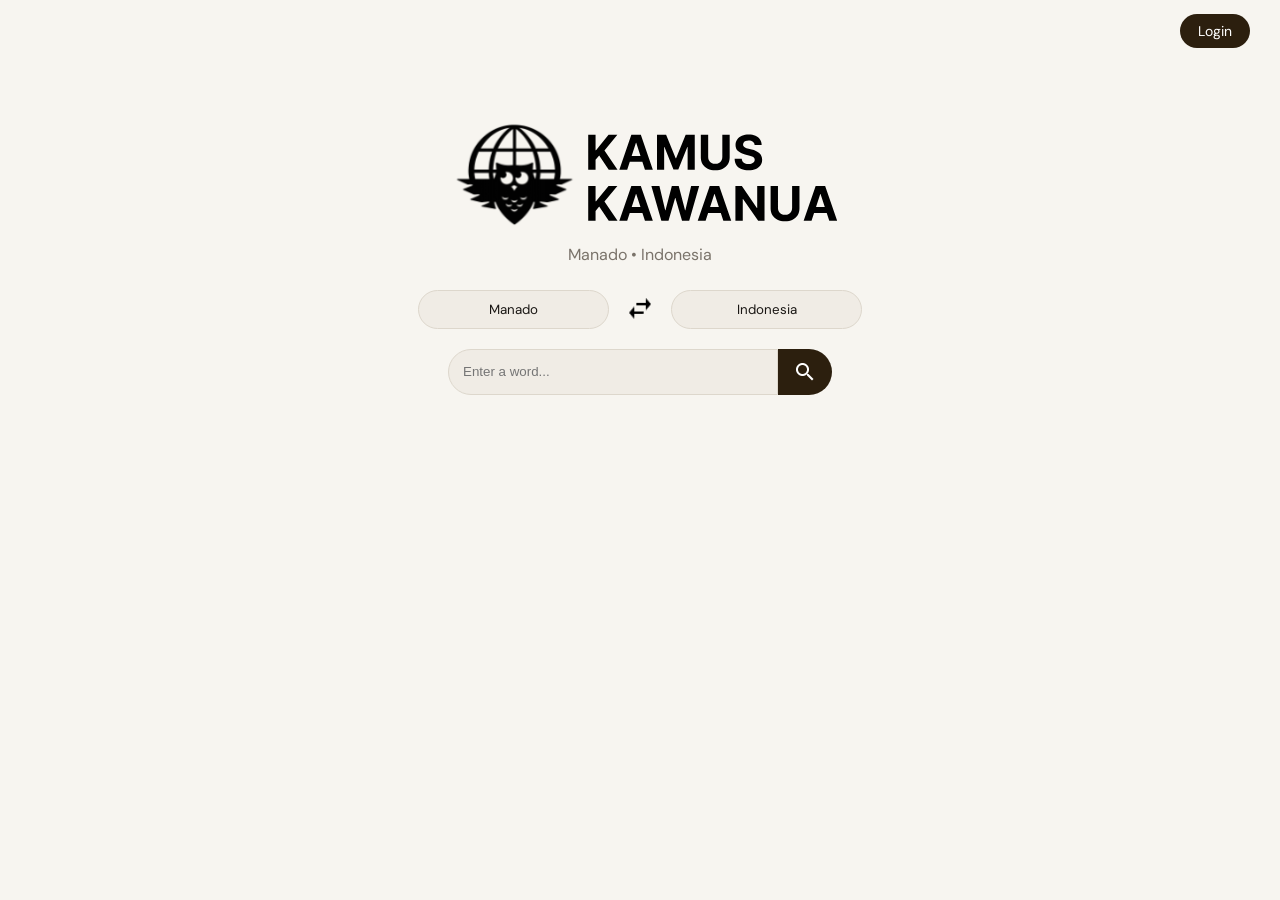
<file: frontend/index.html>
<!DOCTYPE html>
<html lang="en">
<head>
    <meta charset="UTF-8" />
    <meta name="viewport" content="width=device-width, initial-scale=1" />
    <title>Kamus Kawanua</title>
    <link rel="icon" type="image/svg+xml" href="assets/images/logo-only-white.svg">
    <link rel="stylesheet" href="https://unpkg.com/aos@2.3.4/dist/aos.css">
    <link rel="stylesheet" href="style.css">
</head>
<body>

<div class="navbar">
    <div class="nav-right">
        <a href="login/login.html" class="login-btn">Login</a>
    </div>
</div>

<div class="container">

    <div class="brand-logo-wrap" data-aos="fade-up" data-aos-delay="40">
        <img
            src="assets/images/logo.svg"
            alt="Kamus Kawanua"
            class="brand-logo"
            id="brandLogo"
            draggable="false"
            oncontextmenu="return false;"
        />
    </div>

    <div class="language-title" data-aos="fade-up" data-aos-delay="110">
        Manado &bull; Indonesia
    </div>

    <div class="language-row" data-aos="fade-up" data-aos-delay="160">

            <div class="lang-box">
                <input type="text" id="inputLang" readonly>
            </div>

            <div class="swap-btn" onclick="swapLanguage()">
                <img src="assets/images/reverse-arrow.png" alt="swap">
            </div>

            <div class="lang-box">
                <input type="text" id="outputLang" readonly>
    </div>

</div>

</div>

    <div class="search-box" data-aos="fade-up" data-aos-delay="220">
        <input type="text" id="query" placeholder="Enter a word..." maxlength="64" autocomplete="off" />
        <button onclick="search()" class="search-btn" id="searchBtn">
            <img src="assets/images/search.png" alt="search">
        </button>
    </div>

    <div id="searchLoading" class="search-loading" style="display:none" aria-live="polite" aria-busy="true">
        <div class="spinner" aria-hidden="true"></div>
        <div class="search-loading-text">Searching…</div>
    </div>

    <div id="results"></div>

</div>

<script src="https://unpkg.com/aos@2.3.4/dist/aos.js"></script>
<script src="https://cdn.jsdelivr.net/npm/gsap@3.12.5/dist/gsap.min.js"></script>
<script src="animations.js"></script>
<script src="script.js"></script>
</body>
</html>
</file>
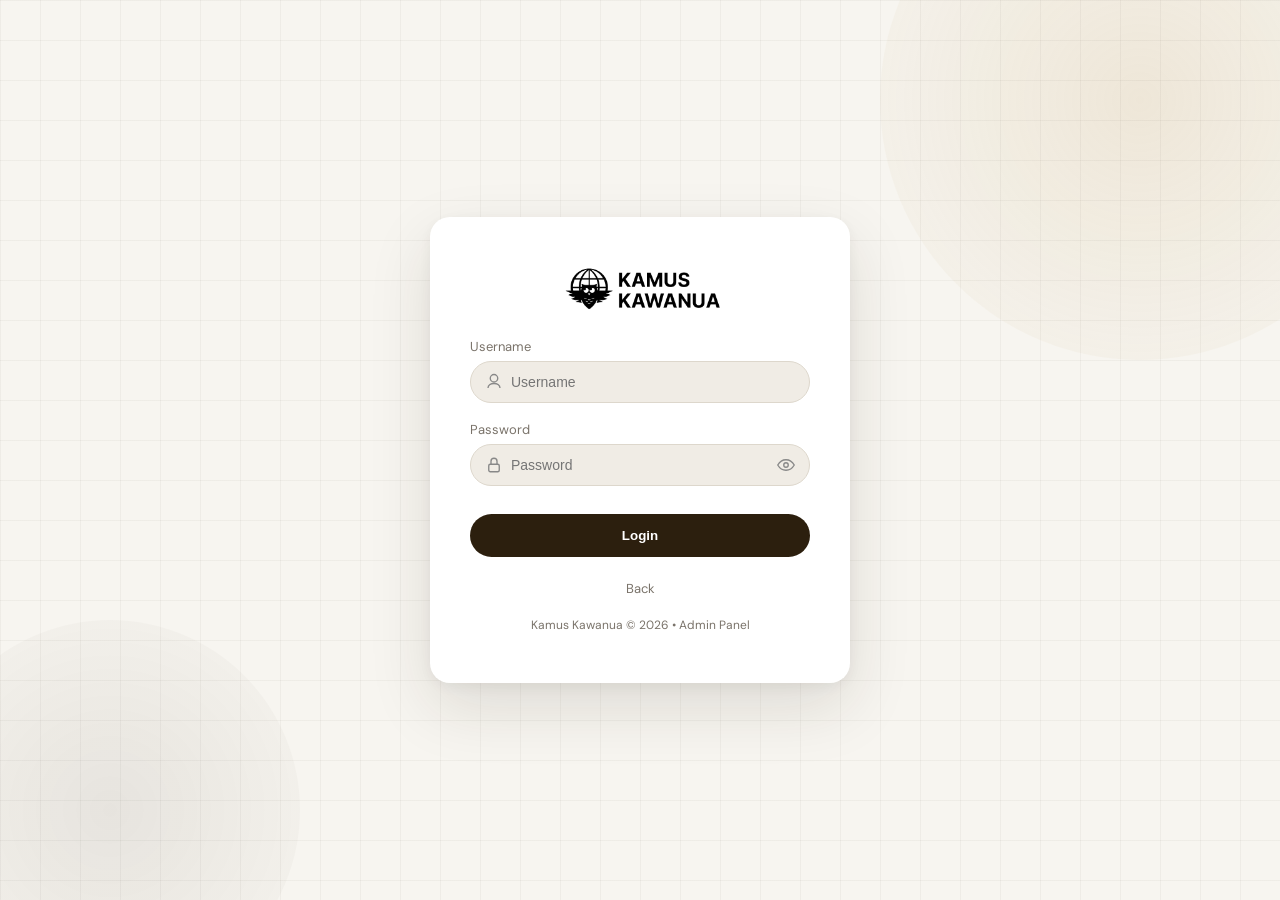
<file: frontend/login/login.html>
<!DOCTYPE html>
<html lang="en">
<head>
  <meta charset="UTF-8">
  <title>Login</title>
  <link rel="icon" type="image/svg+xml" href="../assets/images/logo-only-white.svg">
  <link rel="stylesheet" href="https://unpkg.com/aos@2.3.4/dist/aos.css">
  <link rel="stylesheet" href="style.css">
</head>
<body>

<div class="login-wrapper">

  <div class="bg-circle bg-circle--1"></div>
  <div class="bg-circle bg-circle--2"></div>
  <div class="bg-grid"></div>

  <div class="login-card" data-aos="zoom-in" data-aos-delay="40">

    <!-- LOGO -->
    <div class="brand" data-aos="fade-down" data-aos-delay="110">
      <div class="brand__logo">
        <img src="../assets/images/logo.png" alt="logo">
      </div>
    </div>

    <form class="login-form" id="loginForm" data-aos="fade-up" data-aos-delay="150">

      <!-- USERNAME -->
      <div class="field">
        <label class="field__label">Username</label>
        <div class="field__input-wrap">

          <span class="field__icon">
            <svg viewBox="0 0 24 24" fill="none">
              <path d="M12 12c2.7 0 5-2.3 5-5s-2.3-5-5-5-5 2.3-5 5 2.3 5 5 5z" stroke="#888"/>
              <path d="M4 20c0-4 4-6 8-6s8 2 8 6" stroke="#888"/>
            </svg>
          </span>

          <input type="text" id="username" class="field__input" placeholder="Username">

        </div>
      </div>

      <!-- PASSWORD -->
      <div class="field">
        <label class="field__label">Password</label>
        <div class="field__input-wrap">

          <span class="field__icon">
            <svg viewBox="0 0 24 24" fill="none">
              <rect x="5" y="11" width="14" height="10" rx="2" stroke="#888"/>
              <path d="M8 11V7a4 4 0 018 0v4" stroke="#888"/>
            </svg>
          </span>

          <input type="password" id="password" class="field__input" placeholder="Password">

          <span class="field__toggle" onclick="togglePassword()">
            <svg id="eyeIcon" viewBox="0 0 24 24" fill="none">
              <path d="M1 12s4-7 11-7 11 7 11 7-4 7-11 7S1 12 1 12z" stroke="#888"/>
              <circle cx="12" cy="12" r="3" stroke="#888"/>
            </svg>
          </span>

        </div>
      </div>

      <!-- BUTTON LOGIN -->
      <button type="submit" class="btn-masuk">
        <span class="btn-masuk__text">Login</span>
      </button>

      <!-- MESSAGE -->
      <div id="loginMsg" class="login-msg" style="display:none;"></div>

      <!-- BACK BUTTON -->
      <a href="../index.html" class="back-btn">Back</a>

    </form>

    <div class="login-footer">
      Kamus Kawanua © 2026 • Admin Panel
    </div>

  </div>

</div>

</body>

<script src="https://unpkg.com/aos@2.3.4/dist/aos.js"></script>
<script src="https://cdn.jsdelivr.net/npm/gsap@3.12.5/dist/gsap.min.js"></script>
<script src="../animations.js"></script>
<script src="login.js"></script>
</html>
</file>
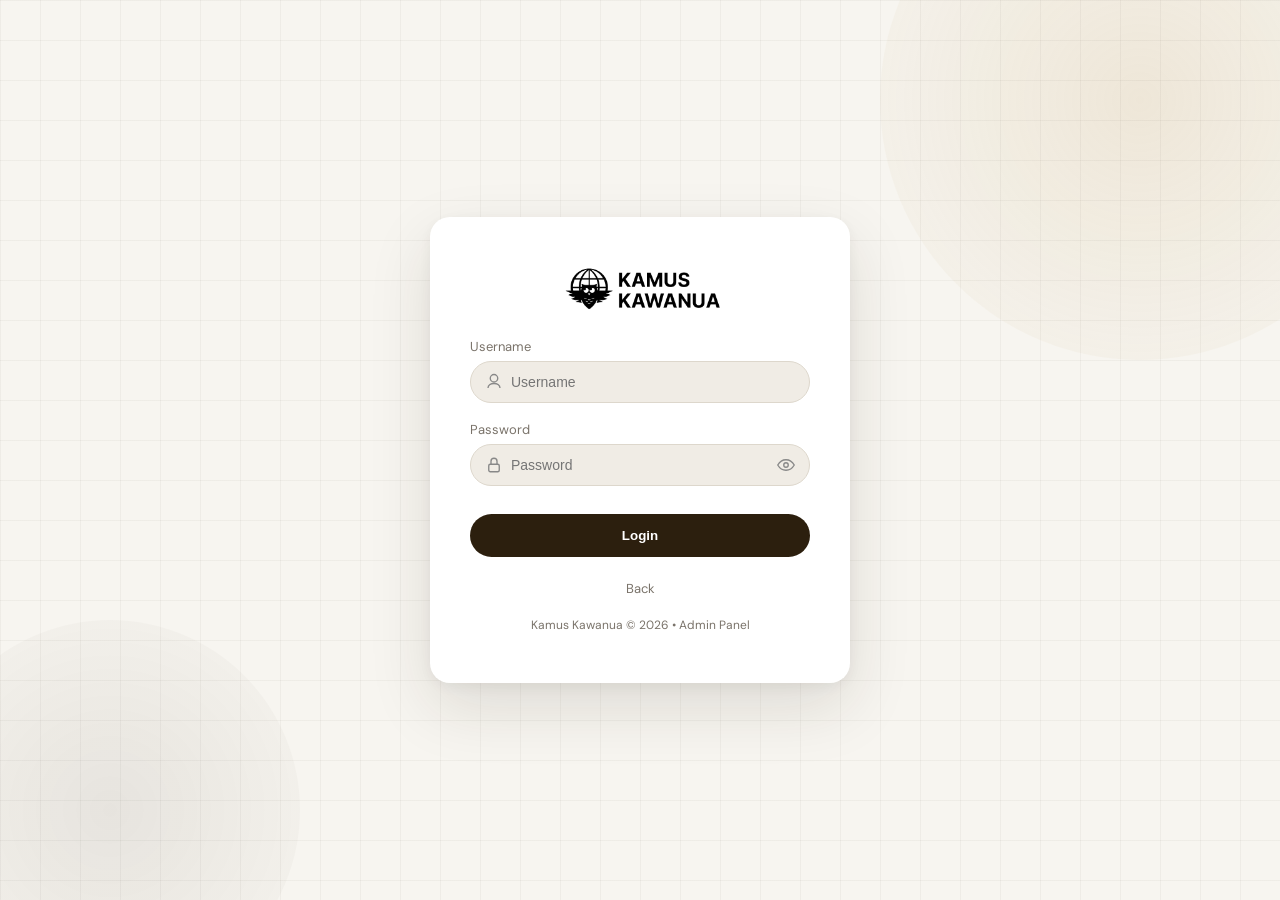
<file: frontend/admin/pages/dashboard.html>
<!DOCTYPE html>
<html lang="en">
<head>
  <meta charset="UTF-8">
  <title>Admin Home</title>
  <link rel="icon" type="image/svg+xml" href="../../assets/images/logo-only-white.svg">
  <link rel="stylesheet" href="https://unpkg.com/aos@2.3.4/dist/aos.css">
  <link rel="stylesheet" href="../css/dashboard.css">
    <link rel="stylesheet" href="../css/sidebar.css">
</head>
<body>

<div class="layout">
        <!-- SIDEBAR -->
        <aside class="sidebar">
            <div class="logo">
                <img src="../../assets/images/logo.png" alt="logo">
            </div>
            <ul>
                <li class="active"><a href="dashboard.html"><span class="nav-icon" aria-hidden="true"><svg viewBox="0 0 24 24"><path d="m3 9 9-7 9 7v11a2 2 0 0 1-2 2H5a2 2 0 0 1-2-2z"/><polyline points="9 22 9 12 15 12 15 22"/></svg></span><span>Dashboard</span></a></li>
                <li><a href="data-collection.html"><span class="nav-icon" aria-hidden="true"><svg viewBox="0 0 24 24"><ellipse cx="12" cy="5" rx="9" ry="3"/><path d="M3 5V19A9 3 0 0 0 21 19V5"/><path d="M3 12A9 3 0 0 0 21 12"/></svg></span><span>Data Collection</span></a></li>
                <li><a href="preprocessing.html"><span class="nav-icon" aria-hidden="true"><svg viewBox="0 0 24 24"><polygon points="22 3 2 3 10 12.46 10 19 14 21 14 12.46 22 3"/></svg></span><span>Preprocessing</span></a></li>
                <li><a href="processing.html"><span class="nav-icon" aria-hidden="true"><svg viewBox="0 0 24 24"><rect x="4" y="4" width="16" height="16" rx="2" ry="2"/><rect x="9" y="9" width="6" height="6"/><line x1="9" y1="1" x2="9" y2="4"/><line x1="15" y1="1" x2="15" y2="4"/><line x1="9" y1="20" x2="9" y2="23"/><line x1="15" y1="20" x2="15" y2="23"/><line x1="20" y1="9" x2="23" y2="9"/><line x1="20" y1="14" x2="23" y2="14"/><line x1="1" y1="9" x2="4" y2="9"/><line x1="1" y1="14" x2="4" y2="14"/></svg></span><span>Processing</span></a></li>
                <li><a href="testing.html"><span class="nav-icon" aria-hidden="true"><svg viewBox="0 0 24 24"><path d="M10 2v7.31"/><path d="M14 9.3V1.99"/><path d="M8.5 2h7"/><path d="M14 9.3a6.5 6.5 0 1 1-4 0"/><path d="M5.52 16h12.96"/></svg></span><span>Testing</span></a></li>
                <li><a href="evaluasi.html"><span class="nav-icon" aria-hidden="true"><svg viewBox="0 0 24 24"><line x1="18" y1="20" x2="18" y2="10"/><line x1="12" y1="20" x2="12" y2="4"/><line x1="6" y1="20" x2="6" y2="14"/></svg></span><span>Model Evaluation</span></a></li>
            </ul>
        
            <div class="sidebar-profile">
                <div class="profile-img">
                    <svg viewBox="0 0 24 24"><path d="M20 21v-2a4 4 0 0 0-4-4H8a4 4 0 0 0-4 4v2"/><circle cx="12" cy="7" r="4"/></svg>
                </div>
                <div class="profile-info">
                    <span class="profile-name" id="sidebar-username">Loading...</span>
                    <span class="profile-role">System Administrator</span>
                </div>
            </div>

            <div class="sidebar-logout">
                <button class="logout-btn" id="logoutBtn" type="button">
                    <svg viewBox="0 0 24 24"><path d="M9 21H5a2 2 0 0 1-2-2V5a2 2 0 0 1 2-2h4"/><polyline points="16 17 21 12 16 7"/><line x1="21" y1="12" x2="9" y2="12"/></svg>
                    Logout
                </button>
            </div>
            
            <script>
                document.addEventListener("DOMContentLoaded", function() {
                    const uname = sessionStorage.getItem("username") || "Admin User";
                    const el = document.getElementById("sidebar-username");
                    if(el) el.innerText = uname;

                    document.getElementById("logoutBtn").addEventListener("click", function() {
                        if(confirm("Are you sure you want to logout?")) {
                            sessionStorage.clear();
                            window.location.href = "../../login/login.html";
                        }
                    });
                });
            </script>
        </aside>


  <!-- MAIN -->
  <main class="main">

    <h1 class="title-with-icon" data-aos="fade-up" data-aos-delay="40">
                <span class="title-icon" aria-hidden="true">
                    <svg viewBox="0 0 24 24"><path d="m3 9 9-7 9 7v11a2 2 0 0 1-2 2H5a2 2 0 0 1-2-2z"/><polyline points="9 22 9 12 15 12 15 22"/></svg>
                </span>
                Dashboard
            </h1>
    <p class="page-subtitle" data-aos="fade-up" data-aos-delay="90">Choose one algorithm to continue to dataset preparation and model workflow.</p>

    <div class="algorithms-container" data-aos="fade-up" data-aos-delay="140">
      <div class="algo-category">
        <h3 class="algo-category-title">
          <svg width="18" height="18" viewBox="0 0 24 24" fill="none" stroke="currentColor" stroke-width="2" stroke-linecap="round" stroke-linejoin="round" style="stroke: var(--accent);"><path d="M21 16V8a2 2 0 0 0-1-1.73l-7-4a2 2 0 0 0-2 0l-7 4A2 2 0 0 0 3 8v8a2 2 0 0 0 1 1.73l7 4a2 2 0 0 0 2 0l7-4A2 2 0 0 0 21 16z"/><polyline points="3.27 6.96 12 12.01 20.73 6.96"/><line x1="12" y1="22.08" x2="12" y2="12"/></svg>
          Transformer Models
        </h3>
        <div class="algorithms grid-3">
          <button class="algo-btn" data-algo="indobert">
            <div class="algo-icon"><svg viewBox="0 0 24 24"><path d="M2 3h6a4 4 0 0 1 4 4v14a3 3 0 0 0-3-3H2z"/><path d="M22 3h-6a4 4 0 0 0-4 4v14a3 3 0 0 1 3-3h7z"/></svg></div>
            <div class="algo-info">
              <span class="algo-name">IndoBERT</span>
              <span class="algo-desc">Pre-trained on Indonesian datasets for high accuracy in local context.</span>
            </div>
          </button>
          <button class="algo-btn" data-algo="mbert">
            <div class="algo-icon"><svg viewBox="0 0 24 24"><circle cx="12" cy="12" r="10"/><path d="M12 2a15.3 15.3 0 0 1 4 10 15.3 15.3 0 0 1-4 10 15.3 15.3 0 0 1-4-10 15.3 15.3 0 0 1 4-10z"/><path d="M2 12h20"/></svg></div>
            <div class="algo-info">
              <span class="algo-name">mBERT</span>
              <span class="algo-desc">Multilingual BERT supporting 104 languages including Indonesian.</span>
            </div>
          </button>
          <button class="algo-btn" data-algo="xlm-r">
            <div class="algo-icon"><svg viewBox="0 0 24 24"><polygon points="12 2 2 7 12 12 22 7 12 2"/><polyline points="2 17 12 22 22 17"/><polyline points="2 12 12 17 22 12"/></svg></div>
            <div class="algo-info">
              <span class="algo-name">XLM-R</span>
              <span class="algo-desc">Cross-lingual Language Model tailored for scaling multilingual tasks.</span>
            </div>
          </button>
        </div>
      </div>

      <div class="algo-category">
        <h3 class="algo-category-title">
          <svg width="18" height="18" viewBox="0 0 24 24" fill="none" stroke="currentColor" stroke-width="2" stroke-linecap="round" stroke-linejoin="round" style="stroke: var(--accent);"><path d="M4 22h14a2 2 0 0 0 2-2V7.5L14.5 2H6a2 2 0 0 0-2 2v4"/><polyline points="14 2 14 8 20 8"/><path d="M2 15h10"/><path d="m9 18 3-3-3-3"/></svg>
          Classic Models
        </h3>
        <div class="algorithms grid-2">
          <button class="algo-btn" data-algo="word2vec">
            <div class="algo-icon"><svg viewBox="0 0 24 24"><polyline points="22 12 18 12 15 21 9 3 6 12 2 12"/></svg></div>
            <div class="algo-info">
              <span class="algo-name">Word2Vec</span>
              <span class="algo-desc">Neural word embedding model capturing rich semantic relationships.</span>
            </div>
          </button>
          <button class="algo-btn" data-algo="glove">
            <div class="algo-icon"><svg viewBox="0 0 24 24"><rect x="3" y="3" width="7" height="7" rx="1"/><rect x="14" y="3" width="7" height="7" rx="1"/><rect x="14" y="14" width="7" height="7" rx="1"/><rect x="3" y="14" width="7" height="7" rx="1"/></svg></div>
            <div class="algo-info">
              <span class="algo-name">GloVe</span>
              <span class="algo-desc">Global Vectors for continuous distributed word representation.</span>
            </div>
          </button>
        </div>
      </div>
    </div>

    <div class="action-container" data-aos="fade-up" data-aos-delay="190">
      <button id="nextBtn" class="next-btn" disabled>
        Continue to Data Collection
        <svg viewBox="0 0 24 24" width="18" height="18" stroke="currentColor" stroke-width="2" fill="none" stroke-linecap="round" stroke-linejoin="round" style="margin-left: 8px; vertical-align: middle;"><line x1="5" y1="12" x2="19" y2="12"></line><polyline points="12 5 19 12 12 19"></polyline></svg>
      </button>
    </div>

  </main>

</div>

<script src="https://unpkg.com/aos@2.3.4/dist/aos.js"></script>
<script src="https://cdn.jsdelivr.net/npm/gsap@3.12.5/dist/gsap.min.js"></script>
<script src="../../animations.js"></script>
<script src="../js/xlm-registry-sync.js"></script>
<script src="../js/dashboard.js"></script>
</body>
</html>
</file>
<file: frontend/style.css>
/* =========================
   GLOBAL STYLE (SAMA DENGAN LOGIN)
========================= */

@import url('https://fonts.googleapis.com/css2?family=Playfair+Display:wght@600;700&family=DM+Sans:wght@300;400;500;600&display=swap');

:root {
  --bg: #f7f5f0;
  --card: #ffffff;
  --ink: #1a1714;
  --ink-muted: #7a736a;
  --accent: #2c1f0e;
  --accent-2: #c8a96e;
  --input-bg: #f0ece5;
  --input-border: #ddd7cc;
  --radius-full: 999px;
}

body {
  margin: 0;
  font-family: 'DM Sans', sans-serif;
  background: var(--bg);
  color: var(--ink);
}

/* =========================
   NAVBAR
========================= */

.navbar {
  display: flex;
  justify-content: flex-end;
  padding: 20px 30px;
}

.login-btn {
  text-decoration: none;
  background: var(--accent);
  color: white;
  padding: 8px 18px;
  border-radius: 999px;
  font-size: 14px;
}

/* =========================
   CONTAINER
========================= */

.container {
  text-align: center;
  margin-top: 60px;
}

/* BRAND LOGO */
.brand-logo-wrap {
  display: flex;
  justify-content: center;
  margin-bottom: 10px;
}

.brand-logo {
  width: min(420px, 78vw);
  height: auto;
  user-select: none;
  -webkit-user-drag: none;
  pointer-events: auto;
}

.language-title {
  color: var(--ink-muted);
  margin-bottom: 25px;
}

/* =========================
   LANGUAGE SELECT
========================= */

.language-row {
  display: flex;
  justify-content: center;
  gap: 10px;
  margin-bottom: 20px;
}

.lang-box input {
  padding: 10px 16px;
  border-radius: var(--radius-full);
  border: 1px solid var(--input-border);
  background: var(--input-bg);
  font-family: 'DM Sans', sans-serif;
  text-align: center;
  color: var(--ink);
  pointer-events: none;
}

/* =========================
   SEARCH BOX
========================= */

.search-box {
  display: flex;
  justify-content: center;
  margin-top: 20px;
  margin-bottom: 12px;
}

.search-box input {
  padding: 14px;
  width: 300px;
  border-radius: 999px 0 0 999px;
  border: 1px solid var(--input-border);
  background: var(--input-bg);
  outline: none;
}

.search-box input:focus {
  background: #fff;
}

.search-btn {
  padding: 14px 18px;
  border: none;
  background: var(--accent);
  color: white;
  border-radius: 0 999px 999px 0;
  cursor: pointer;
  font-size: 16px;
}

.search-loading {
  display: flex;
  align-items: center;
  justify-content: center;
  gap: 10px;
  width: 70%;
  margin: 14px auto 0;
  padding: 12px 16px;
  border-radius: 999px;
  background: rgba(255, 255, 255, 0.7);
  border: 1px solid var(--input-border);
  color: var(--ink-muted);
  box-shadow: 0 10px 28px rgba(44, 31, 14, 0.06);
}

.spinner {
  width: 16px;
  height: 16px;
  border-radius: 50%;
  border: 2px solid rgba(44, 31, 14, 0.18);
  border-top-color: var(--accent);
  animation: spin 0.9s linear infinite;
  flex: 0 0 auto;
}

@keyframes spin {
  to {
    transform: rotate(360deg);
  }
}

.search-loading-text {
  font-size: 13px;
  font-weight: 500;
}

/* Jarak antara kotak pencarian / loading dan area hasil */
#results {
  margin-top: 28px;
  padding-top: 4px;
}

/* =========================
   RESULT CARD (FIX FINAL)
========================= */

.result-card {
  background: var(--card);
  border-radius: 20px;
  padding: 25px;
  margin: 20px auto;
  width: 70%;
  box-shadow: 0 15px 40px rgba(44,31,14,0.08);
  text-align: left;
}

/* TITLE */
.result-card h3 {
  margin-bottom: 10px;
  font-size: 20px;
}

/* GRID 3 KOLOM */
.result-grid {
  display: grid;
  grid-template-columns: 1fr 1fr;
  gap: 20px;
  margin-top: 15px;
}

/* TIAP KOLOM */
.result-section {
  border-right: 1px solid #eee;
  padding-right: 15px;
}

.result-section:last-child {
  border-right: none;
}

/* LABEL */
.result-section strong {
  display: block;
  font-size: 12px;
  letter-spacing: 1px;
  color: var(--ink-muted);
  margin-bottom: 5px;
}

/* TEXT UTAMA */
.result-section p {
  margin: 5px 0;
}

/* CONTOH KALIMAT */
.example {
  font-size: 13px;
  color: var(--ink-muted);
}

/* SCORE */
.score {
  margin-top: 10px;
  font-size: 12px;
  color: #6aa84f;
}

/* HIGHLIGHT */
mark {
  background: var(--accent-2);
  color: black;
  padding: 2px 4px;
  border-radius: 5px;
}

/* =========================
   KONSENSUS ALGORITMA (SEARCH)
========================= */
.model-consensus-strip {
  background: var(--card);
  border-radius: 16px;
  padding: 14px 20px;
  margin: 12px auto 16px;
  width: 70%;
  box-shadow: 0 8px 24px rgba(44, 31, 14, 0.06);
  text-align: left;
}

.consensus-banner {
  margin: 0;
  font-size: 14px;
  line-height: 1.45;
  color: var(--ink);
}

.consensus-banner.muted {
  color: var(--ink-muted);
  font-size: 13px;
}

.consensus-meta {
  font-weight: 500;
  color: var(--ink-muted);
  margin-left: 4px;
}

@media (max-width: 900px) {
  .model-consensus-strip {
    width: 92%;
  }
}

/* Kartu hasil: judul + ikon i (seperti tooltip parameter admin) */
.result-card-heading {
  display: flex;
  align-items: flex-start;
  justify-content: space-between;
  gap: 12px;
  margin-bottom: 8px;
}

.result-word-title {
  margin: 0;
  flex: 1;
  min-width: 0;
  font-size: 20px;
}

.label-with-help {
  display: inline-flex;
  align-items: center;
  gap: 8px;
  flex-shrink: 0;
}

.label-with-help--inline {
  margin-top: 2px;
}

.param-help-icon {
  position: relative;
  display: inline-flex;
  align-items: center;
  justify-content: center;
  width: 20px;
  height: 20px;
  border-radius: 50%;
  background: #d7ccbd;
  color: #2c1f0e;
  font-size: 11px;
  font-weight: 700;
  cursor: help;
  line-height: 1;
}

.param-help-tooltip {
  position: absolute;
  right: 0;
  left: auto;
  top: calc(100% + 8px);
  transform: none;
  width: min(340px, 86vw);
  background: #2b241c;
  color: #fff;
  font-size: 12px;
  font-weight: 400;
  line-height: 1.5;
  padding: 12px 14px;
  border-radius: 10px;
  box-shadow: 0 10px 28px rgba(0, 0, 0, 0.28);
  opacity: 0;
  visibility: hidden;
  transition: opacity 0.15s ease;
  z-index: 50;
  pointer-events: none;
}

.param-help-tooltip--wide {
  max-width: min(380px, 90vw);
}

.param-help-tooltip strong {
  color: #ffdca9;
}

.param-help-icon:hover .param-help-tooltip,
.param-help-icon:focus-within .param-help-tooltip {
  opacity: 1;
  visibility: visible;
}

.tooltip-muted {
  opacity: 0.88;
  font-size: 11px;
}

.param-help-tooltip .tag-ok {
  color: #b8f398;
}

.param-help-tooltip .tag-no {
  color: #ffb4b4;
}

.empty-results-msg,
.search-error-msg {
  text-align: center;
  margin: 16px 0;
  color: var(--ink-muted, #6b5e50);
}

.search-error-msg {
  color: #b42318;
  font-weight: 500;
}

/* =========================
   MODEL INSIGHTS (INDEX SEARCH) — one collapsible: summary + panels + consensus
========================= */
.search-model-insights-wrap {
  width: 70%;
  margin: 0 auto;
}

.search-model-insights-card {
  background: var(--card);
  border: 1px solid rgba(44, 31, 14, 0.1);
  border-radius: 18px;
  padding: 8px 12px 12px;
  box-shadow: 0 10px 28px rgba(44, 31, 14, 0.06);
}

.search-model-insights-wrap:not(.is-open) .search-model-insights-card {
  padding-bottom: 8px;
}

.search-model-insights-toggle {
  display: flex;
  align-items: center;
  justify-content: center;
  gap: 7px;
  width: 100%;
  margin: 0 0 6px;
  padding: 7px 12px;
  font: inherit;
  font-size: 12px;
  font-weight: 500;
  letter-spacing: 0.02em;
  color: var(--ink-muted);
  background: transparent;
  border: none;
  border-radius: 10px;
  cursor: pointer;
  transition: color 0.22s ease, background 0.22s ease;
}

.search-model-insights-toggle:hover {
  color: var(--ink);
  background: rgba(44, 31, 14, 0.05);
}

.search-model-insights-toggle:focus-visible {
  outline: 2px solid var(--accent-2);
  outline-offset: 2px;
}

.search-model-insights-chevron {
  flex-shrink: 0;
  opacity: 0.5;
  transition: transform 0.42s cubic-bezier(0.32, 0.72, 0, 1), opacity 0.2s ease;
}

.search-model-insights-toggle:hover .search-model-insights-chevron {
  opacity: 0.85;
}

.search-model-insights-wrap.is-open .search-model-insights-chevron {
  transform: rotate(180deg);
}

.search-model-insights-collapsible {
  display: grid;
  grid-template-rows: 0fr;
  overflow: hidden;
  transition: grid-template-rows 0.42s cubic-bezier(0.32, 0.72, 0, 1);
}

.search-model-insights-wrap.is-open .search-model-insights-collapsible {
  grid-template-rows: 1fr;
}

.search-model-insights-collapsible-inner {
  overflow: hidden;
  min-height: 0;
  display: flow-root;
}

.search-model-insights-panels-wrap {
  margin-top: 4px;
}

.search-model-insights-consensus-wrap {
  margin-top: 4px;
}

.search-model-insights-consensus-wrap .model-consensus-strip {
  margin-top: 0;
}

/* Satu “kartu” besar: rapatkan margin anak supaya tidak dobel-tebal */
.search-model-insights-collapsible-inner .search-summary-testing {
  margin-top: 4px;
  margin-bottom: 12px;
}

.search-model-insights-collapsible-inner .algo-panels {
  margin-bottom: 10px;
}

@media (prefers-reduced-motion: reduce) {
  .search-model-insights-collapsible,
  .search-model-insights-chevron {
    transition-duration: 0.05s;
  }
}

.algo-panels {
  width: 100%;
  margin: 0 auto 14px;
  display: grid;
  grid-template-columns: 1fr 1fr;
  gap: 12px;
  text-align: left;
}

.algo-panel {
  background: var(--card);
  border-radius: 16px;
  padding: 14px 16px;
  box-shadow: 0 8px 24px rgba(44, 31, 14, 0.06);
  border: 1px solid rgba(44, 31, 14, 0.06);
}

.algo-panel-title {
  margin: 0 0 6px;
  font-size: 14px;
  font-weight: 700;
}

.algo-panel-checkpoint {
  margin: 10px 0 6px;
  padding: 10px 12px;
  border-radius: 12px;
  background: rgba(200, 169, 110, 0.12);
  border: 1px solid rgba(44, 31, 14, 0.08);
}

.algo-panel-checkpoint-label {
  display: block;
  font-size: 11px;
  font-weight: 600;
  text-transform: uppercase;
  letter-spacing: 0.04em;
  color: var(--ink-muted);
  margin-bottom: 4px;
}

.algo-panel-checkpoint-name {
  display: block;
  font-size: 15px;
  font-weight: 700;
  color: var(--accent);
  word-break: break-word;
}

.algo-panel-meta {
  margin: 0;
  font-size: 12px;
  color: var(--ink-muted);
  line-height: 1.5;
}

.algo-panel-meta--error {
  color: #8b2942;
}

.algo-pill {
  display: inline-flex;
  align-items: center;
  gap: 6px;
  padding: 4px 10px;
  border-radius: 999px;
  font-size: 12px;
  font-weight: 700;
  border: 1px solid rgba(44, 31, 14, 0.14);
  background: rgba(200, 169, 110, 0.18);
  color: var(--accent);
}

.algo-pill--muted {
  background: rgba(122, 115, 106, 0.12);
  color: var(--ink-muted);
}

.result-section-title {
  width: 70%;
  margin: 18px auto 8px;
  text-align: left;
  color: var(--ink);
  font-size: 13px;
  font-weight: 800;
  letter-spacing: 0.2px;
}

.result-section-title--dictionary {
  margin-top: 28px;
  font-size: 14px;
  padding-bottom: 6px;
  border-bottom: 1px solid var(--input-border);
}

/* Overview card inside model insights (word → translation + POS) */
.search-summary-testing {
  width: 100%;
  margin: 8px auto 18px;
  padding: 18px 20px;
  text-align: left;
  background: var(--card);
  border-radius: 18px;
  border: 1px solid rgba(44, 31, 14, 0.1);
  box-shadow: 0 12px 32px rgba(44, 31, 14, 0.07);
}

.search-summary-testing-inner {
  display: flex;
  align-items: flex-start;
  gap: 16px;
  flex-wrap: wrap;
}

.search-sum-word {
  flex: 0 0 auto;
  min-width: 120px;
  padding: 12px 16px;
  border-radius: 14px;
  background: var(--input-bg);
  border: 1px solid var(--input-border);
  font-size: 17px;
  font-weight: 700;
  color: var(--ink);
}

.search-sum-arrow {
  flex: 0 0 auto;
  padding: 12px 0 0;
  color: var(--ink-muted);
  font-size: 18px;
  line-height: 1;
}

.search-sum-body {
  flex: 1 1 220px;
  min-width: 200px;
  display: flex;
  flex-direction: column;
  gap: 10px;
}

.search-sum-row {
  display: grid;
  grid-template-columns: minmax(120px, 150px) 1fr;
  gap: 8px 14px;
  align-items: start;
  font-size: 14px;
  line-height: 1.45;
}

.search-sum-row--stack .search-sum-v {
  display: flex;
  flex-direction: column;
  gap: 4px;
}

.search-sum-k {
  font-weight: 600;
  color: var(--ink-muted);
  font-size: 13px;
}

.search-sum-v {
  color: var(--ink);
  font-weight: 500;
  word-break: break-word;
}

.search-sum-em {
  font-weight: 700;
  color: var(--accent);
  font-size: 15px;
}

.search-sum-muted {
  color: var(--ink-muted);
  font-size: 13px;
  font-weight: 400;
}

.search-sum-mainline {
  display: block;
}

.search-sum-conf {
  font-weight: 600;
  color: var(--ink-muted);
  font-size: 13px;
}

.search-sum-checkpoint {
  display: block;
  font-size: 11px;
  color: var(--ink-muted);
  font-family: ui-monospace, monospace;
  margin-top: 2px;
}

.search-summary-testing-hint {
  margin: 14px 0 0;
  font-size: 12px;
  line-height: 1.5;
  color: var(--ink-muted);
}

.search-summary-testing-note {
  margin: 12px 0 0;
  font-size: 12px;
  line-height: 1.45;
  color: var(--ink-muted);
}

.checkpoint-name {
  font-weight: 700;
  color: var(--accent);
}

.inline-code {
  font-family: ui-monospace, monospace;
  font-size: 0.92em;
  background: rgba(122, 115, 106, 0.12);
  padding: 1px 6px;
  border-radius: 4px;
}

.result-lemma {
  font-size: 17px;
  font-weight: 600;
  margin: 6px 0 8px;
  color: var(--ink);
}

.result-entry-meta {
  margin: 12px 0 0;
  font-size: 13px;
  color: var(--ink-muted);
  line-height: 1.45;
}

@media (max-width: 900px) {
  .search-model-insights-wrap {
    width: 92%;
  }

  .algo-panels {
    grid-template-columns: 1fr;
  }
  .search-loading {
    width: 92%;
  }
  .result-section-title {
    width: 92%;
  }

  .search-summary-testing {
    width: 100%;
  }

  .search-sum-row {
    grid-template-columns: 1fr;
  }

  .search-sum-k {
    margin-bottom: -4px;
  }
}

.search-btn {
  display: flex;
  align-items: center;
  justify-content: center;
  background: #2c1f0e; /* pastikan gelap */
}

.search-btn img {
  width: 18px;
  height: 18px;

  /* INI KUNCI WARNA PUTIH */
  filter: brightness(0) invert(1);
}


#outputLang:focus {
  outline: none;
  box-shadow: none;
  border-color: var(--input-border);
}

.swap-btn:hover {
  transform: scale(1.1);
}

/* =========================
   SWAP ICON (NO BACKGROUND)
========================= */

.swap-btn {
  display: flex;
  align-items: center;
  justify-content: center;

  cursor: pointer;

  /* biar tetap sejajar */
  align-self: center;

  /* spacing dari box */
  margin: 0 10px;
}

/* ICON */
.swap-btn img {
  width: 22px;
  height: 22px;

  /* warna hitam default (ikut desain kamu sekarang) */
  filter: none;

  transition: 0.2s;
}

/* hover subtle, jangan lebay */
.swap-btn:hover img {
  transform: scale(1.15);
}
</file>
<file: frontend/login/style.css>
/* ============================================
   KAMUS KAWANUA – LOGIN STYLE (FINAL)
   ============================================ */

@import url('https://fonts.googleapis.com/css2?family=Playfair+Display:wght@600;700&family=DM+Sans:wght@300;400;500;600&display=swap');

/* RESET */
*, *::before, *::after {
  box-sizing: border-box;
  margin: 0;
  padding: 0;
}

:root {
  --bg: #f7f5f0;
  --card: #ffffff;
  --ink: #1a1714;
  --ink-muted: #7a736a;
  --accent: #2c1f0e;
  --accent-2: #c8a96e;
  --input-bg: #f0ece5;
  --input-border: #ddd7cc;
  --input-focus: #c8a96e;
  --radius-lg: 20px;
  --radius-md: 12px;
  --radius-full: 999px;
  --shadow-card: 0 24px 64px rgba(44,31,14,0.12), 0 4px 16px rgba(44,31,14,0.06);
  --transition: 0.22s cubic-bezier(.4,0,.2,1);
}

body {
  font-family: 'DM Sans', sans-serif;
  background-color: var(--bg);
  height: 100vh;
  overflow: hidden;
}

/* WRAPPER */
.login-wrapper {
  width: 100%;
  height: 100vh;
  display: flex;
  align-items: center;
  justify-content: center;
  position: relative;
}

/* BACKGROUND */
.bg-circle {
  position: fixed;
  border-radius: 50%;
}

.bg-circle--1 {
  width: 520px;
  height: 520px;
  background: radial-gradient(circle, rgba(200,169,110,0.18), transparent);
  top: -160px;
  right: -120px;
}

.bg-circle--2 {
  width: 380px;
  height: 380px;
  background: radial-gradient(circle, rgba(44,31,14,0.08), transparent);
  bottom: -100px;
  left: -80px;
}

.bg-grid {
  position: fixed;
  inset: 0;
  background-image:
    linear-gradient(rgba(44,31,14,0.04) 1px, transparent 1px),
    linear-gradient(90deg, rgba(44,31,14,0.04) 1px, transparent 1px);
  background-size: 40px 40px;
}

/* CARD */
.login-card {
  background: var(--card);
  border-radius: var(--radius-lg);
  box-shadow: var(--shadow-card);
  padding: 50px 40px;
  width: 100%;
  max-width: 420px;
  z-index: 2;
}

/* BRAND */
.brand {
  display: flex;
  align-items: center;
  justify-content: center;
  gap: 15px;
  margin-bottom: 25px;
}

.brand__logo img {
  width: 170px;
  display: block;
  margin: 0 auto;
}

.brand__name {
  font-family: 'Playfair Display', serif;
  font-size: 26px;
  font-weight: 700;
}

.brand__name--accent {
  color: var(--accent-2);
}

/* DIVIDER */
.divider {
  text-align: center;
  margin-bottom: 25px;
  color: var(--ink-muted);
  font-size: 12px;
}

/* FORM */
.login-form {
  display: flex;
  flex-direction: column;
  gap: 18px;
}

/* FIELD */
.field {
  display: flex;
  flex-direction: column;
  gap: 6px;
}

.field__label {
  font-size: 13px;
  color: var(--ink-muted);
}

.field__input-wrap {
  position: relative;
}

.field__input {
  width: 100%;
  padding: 12px 15px;
  border-radius: var(--radius-full);
  border: 1px solid var(--input-border);
  background: var(--input-bg);
  font-size: 14px;
  outline: none;
}

.field__input:focus {
  border-color: var(--input-focus);
  background: #fff;
}

/* BUTTON */
.btn-masuk {
  margin-top: 10px;
  padding: 14px;
  border: none;
  border-radius: var(--radius-full);
  background: var(--accent);
  color: white;
  font-weight: 600;
  cursor: pointer;
  transition: var(--transition);
}

.btn-masuk:hover {
  background: #3a2a12;
}

/* MESSAGE */
.login-msg {
  margin-top: 10px;
  text-align: center;
  padding: 10px;
  border-radius: var(--radius-md);
  font-size: 13px;
}

.login-msg--error {
  background: #fef2f2;
  color: red;
}

.login-msg--success {
  background: #f0fdf4;
  color: green;
}

/* FOOTER */
.login-footer {
  text-align: center;
  font-size: 12px;
  color: var(--ink-muted);
  margin-top: 20px;
}

.field__input-wrap {
  position: relative;
}

.field__icon {
  position: absolute;
  left: 15px;
  top: 50%;
  transform: translateY(-50%);
}

.field__toggle {
  position: absolute;
  right: 15px;
  top: 50%;
  transform: translateY(-50%);
  cursor: pointer;
}

.field__input {
  padding-left: 40px;
  padding-right: 40px;
}

.back-btn {
  display: block;
  text-align: center;
  margin-top: 5px;
  font-size: 13px;
  text-decoration: none;
  color: #7a736a;
}

.back-btn:hover {
  color: #2c1f0e;
}

.field__icon svg,
.field__toggle svg {
  width: 18px;
  height: 18px;
  display: block;
  stroke-width: 1.8;
}
</file>
<file: frontend/admin/css/dashboard.css>
@import url('https://fonts.googleapis.com/css2?family=Inter:wght@400;500;600&display=swap');

:root {
  --bg: #f7f5f0;
  --text: #1a1714;
  --accent: #2c1f0e;
  --accent-hover: #3a2a12;
  --accent-soft: rgba(200, 169, 110, 0.4);
  --accent-glow: rgba(200, 169, 110, 0.2);
  --text-primary: #1a1714;
  --text-secondary: #6b5e50;
  --text-muted: #9a8e7f;
  --border: rgba(44, 31, 14, 0.1);
  --border-light: rgba(44, 31, 14, 0.06);
  --border-strong: rgba(44, 31, 14, 0.18);
  --bg-card: rgba(255, 252, 245, 0.75);
  --bg-header: rgba(200, 169, 110, 0.18);
  --bg-row-alt: rgba(44, 31, 14, 0.025);
  --bg-row-hover: rgba(200, 169, 110, 0.12);
  --success: #5a7a3a;
  --chart-w2v: #2c1f0e;
  --chart-glove: #c8a96e;
}

/* =========================
   BASE
========================= */

body {
  margin: 0;
  font-family: 'Inter', sans-serif;
  background-color: var(--bg);
  height: 100vh;
  overflow-y: auto;
  position: relative;
}

/* GRID BACKGROUND */
body::before {
  content: "";
  position: fixed;
  inset: 0;
  background-image:
    linear-gradient(rgba(44,31,14,0.04) 1px, transparent 1px),
    linear-gradient(90deg, rgba(44,31,14,0.04) 1px, transparent 1px);
  background-size: 40px 40px;
  z-index: 0;
}

/* RADIAL GRADIENT */
body::after {
  content: "";
  position: fixed;
  width: 500px;
  height: 500px;
  background: radial-gradient(circle, rgba(200,169,110,0.15), transparent);
  top: -150px;
  right: -120px;
  z-index: 0;
}

/* =========================
   SCROLLBAR (SAMA SEPERTI EVALUASI)
========================= */
::-webkit-scrollbar { width: 6px; }
::-webkit-scrollbar-track { background: transparent; }
::-webkit-scrollbar-thumb { background: rgba(44, 31, 14, 0.2); border-radius: 3px; }
::-webkit-scrollbar-thumb:hover { background: rgba(44, 31, 14, 0.35); }

/* =========================
   LAYOUT
========================= */

.layout {
  display: flex;
  min-height: 100vh;
  position: relative;
  z-index: 1;
}

/* =========================
   SIDEBAR
========================= */


/* LOGO */



/* MENU */




/* ACTIVE STEP */




/* =========================
   MAIN
========================= */

.main {
  flex: 1;
  height: 100vh;
  overflow-y: hidden;
  padding: 24px 40px;
  text-align: center;
  position: relative;
  box-sizing: border-box;
}

/* TITLE */
.title {
  margin-bottom: 36px;
  font-weight: 600;
  font-size: 24px;
  color: var(--text-primary);
  letter-spacing: -0.02em;
}

.page-subtitle {
  margin: 0 auto 16px;
  max-width: 700px;
  color: var(--text-secondary);
  font-size: 14px;
  line-height: 1.5;
}

h1.title-with-icon {
  display: inline-flex;
  align-items: center;
  gap: 10px;
  margin: 0 0 8px 0;
  font-size: 24px;
  font-weight: 600;
  color: var(--text-primary);
  letter-spacing: -0.02em;
}

.title-icon {
  width: 34px;
  height: 34px;
  border-radius: 8px;
  background: var(--accent-glow);
  display: inline-flex;
  align-items: center;
  justify-content: center;
}

.title-icon svg {
  width: 18px;
  height: 18px;
  stroke: var(--accent);
  fill: none;
  stroke-width: 2;
  stroke-linecap: round;
  stroke-linejoin: round;
}

/* =========================
   ALGORITHM CARDS (PREMIUM DESIGN)
========================= */

.algorithms-container {
  display: flex;
  flex-direction: column;
  gap: 12px;
  max-width: 960px;
  margin: 0 auto;
  text-align: left;
  width: 100%;
}

.algo-category {
  background: var(--bg-card);
  border: 1px solid var(--border);
  border-radius: 12px;
  padding: 24px 28px;
  box-shadow: 0 4px 20px rgba(44, 31, 14, 0.03);
}

.algo-category-title {
  font-size: 13px;
  font-weight: 700;
  color: var(--text-secondary);
  margin: 0 0 12px 0;
  text-transform: uppercase;
  letter-spacing: 0.06em;
  display: flex;
  align-items: center;
  gap: 10px;
}

.algo-category-title::after {
  content: "";
  flex: 1;
  height: 1px;
  background: var(--border-light);
}

.algorithms {
  display: grid;
  gap: 12px;
}

.algorithms.grid-3 {
  grid-template-columns: repeat(3, 1fr);
}

.algorithms.grid-2 {
  grid-template-columns: repeat(2, 1fr);
}

/* BUTTON AS CARD */
.algo-btn {
  width: 100%;
  display: flex;
  flex-direction: column;
  align-items: flex-start;
  text-align: left;
  padding: 18px 20px;
  min-height: 106px;
  background: rgba(255, 252, 245, 0.95);
  border: 1px solid var(--border);
  border-radius: 10px;
  cursor: pointer;
  transition: all 0.3s cubic-bezier(0.2, 0.8, 0.2, 1);
  box-shadow: 0 2px 8px rgba(44, 31, 14, 0.02);
  position: relative;
  overflow: hidden;
  font-family: 'Inter', sans-serif;
}

.algo-btn::before {
  content: "";
  position: absolute;
  top: 0; left: 0; right: 0; bottom: 0;
  background: radial-gradient(circle at top right, var(--accent-glow), transparent 60%);
  opacity: 0;
  transition: opacity 0.3s ease;
}

.algo-btn:hover {
  transform: translateY(-4px);
  border-color: rgba(200, 169, 110, 0.5);
  box-shadow: 0 12px 24px rgba(44, 31, 14, 0.08);
}

.algo-btn:hover::before {
  opacity: 1;
}

.algo-btn.active {
  background: var(--accent);
  border-color: var(--accent);
  box-shadow: 0 8px 24px rgba(44, 31, 14, 0.15);
  transform: translateY(-2px);
}

.algo-btn.active::before {
  background: radial-gradient(circle at top right, rgba(255,255,255,0.1), transparent 60%);
  opacity: 1;
}

.algo-icon {
  width: 38px;
  height: 38px;
  border-radius: 10px;
  background: var(--bg);
  border: 1px solid var(--border-light);
  display: flex;
  align-items: center;
  justify-content: center;
  margin-bottom: 8px;
  transition: all 0.3s ease;
}

.algo-icon svg {
  width: 20px;
  height: 20px;
  stroke: var(--accent);
  fill: none;
  stroke-width: 1.5;
  stroke-linecap: round;
  stroke-linejoin: round;
  transition: all 0.3s ease;
}

.algo-btn.active .algo-icon {
  background: rgba(255, 255, 255, 0.1);
  border-color: rgba(255, 255, 255, 0.2);
}

.algo-btn.active .algo-icon svg {
  stroke: #ffffff;
}

.algo-info {
  display: flex;
  flex-direction: column;
  gap: 6px;
  position: relative;
  z-index: 1;
}

.algo-name {
  font-size: 16px;
  font-weight: 600;
  color: var(--text-primary);
  transition: color 0.3s ease;
  letter-spacing: -0.01em;
}

.algo-btn.active .algo-name {
  color: #ffffff;
}

.algo-desc {
  font-size: 12px;
  line-height: 1.4;
  color: var(--text-secondary);
  transition: color 0.3s ease;
}

.algo-btn.active .algo-desc {
  color: rgba(255, 255, 255, 0.8);
}

.algo-btn:focus-visible {
  outline: 2px solid rgba(44, 31, 14, 0.35);
  outline-offset: 2px;
}

@media (max-width: 980px) {
  .algorithms.grid-3, .algorithms.grid-2 {
    grid-template-columns: repeat(2, 1fr);
  }
}

@media (max-width: 640px) {
  .algorithms.grid-3, .algorithms.grid-2 {
    grid-template-columns: 1fr;
  }
  .algo-category {
    padding: 24px 20px;
  }
}

/* =========================
   NEXT BUTTON & ACTION CONTAINER
========================= */

.action-container {
  margin-top: 16px;
  display: flex;
  justify-content: center;
  padding-bottom: 0;
}

.next-btn {
  display: inline-flex;
  align-items: center;
  padding: 14px 36px;
  background: linear-gradient(135deg, var(--accent), #1a1208);
  color: white;
  border: 1px solid rgba(255, 255, 255, 0.1);
  border-radius: 14px;
  cursor: pointer;
  font-family: 'Inter', sans-serif;
  font-weight: 600;
  font-size: 15px;
  letter-spacing: 0.02em;
  transition: all 0.3s cubic-bezier(0.2, 0.8, 0.2, 1);
  box-shadow: 0 8px 24px rgba(44, 31, 14, 0.2);
}

.next-btn:hover {
  transform: translateY(-2px);
  box-shadow: 0 12px 32px rgba(44, 31, 14, 0.3);
  background: linear-gradient(135deg, #3a2a12, var(--accent));
}

.next-btn:disabled {
  opacity: 0.5;
  cursor: not-allowed;
  background: var(--text-muted);
  border-color: transparent;
  box-shadow: none;
  transform: none;
}
</file>
<file: frontend/admin/css/sidebar.css>
/* sidebar.css - Unified Sidebar & Layout (Loaded LAST to override page CSS) */

/* ===========================
   LAYOUT NORMALIZATION
   Forces consistent sidebar+main layout across ALL pages
=========================== */
.layout {
  display: flex !important;
  min-height: 100vh !important;
  height: auto !important;
  position: relative;
  z-index: 1;
}

/* ===========================
   SIDEBAR
=========================== */
.sidebar {
  width: 270px !important;
  min-width: 270px !important;
  max-width: 270px !important;
  background: rgba(248, 246, 242, 0.95) !important;
  backdrop-filter: blur(10px);
  height: 100vh !important;
  padding: 32px 20px !important;
  display: flex !important;
  flex-direction: column !important;
  align-items: stretch !important;
  flex-shrink: 0 !important;
  position: sticky !important;
  top: 0 !important;
  box-sizing: border-box !important;
  border-right: 1px solid rgba(44, 31, 14, 0.08) !important;
  border-left: none !important;
  z-index: 100;
  overflow-y: auto;
}

/* ===========================
   LOGO
=========================== */
.sidebar .logo {
  margin-top: 0 !important;
  margin-bottom: 40px !important;
  padding: 0 !important;
  display: flex !important;
  flex-direction: column !important;
  align-items: center !important;
}

.sidebar .logo img {
  width: 180px !important;
  display: block !important;
}

.sidebar .logo h2 {
  display: none !important;
}

/* ===========================
   NAV LIST
=========================== */
.sidebar ul {
  list-style: none !important;
  padding: 0 !important;
  margin: 0 !important;
  width: 100% !important;
  display: flex !important;
  flex-direction: column !important;
  gap: 6px !important;
}

.sidebar li {
  padding: 0 !important;
  margin: 0 !important;
  width: 100% !important;
  background: transparent !important;
  border: none !important;
  border-radius: 0 !important;
  overflow: visible !important;
  font-weight: 400 !important;
}

.sidebar li a {
  display: flex !important;
  align-items: center !important;
  gap: 14px !important;
  padding: 13px 18px !important;
  font-weight: 500 !important;
  font-size: 15px !important;
  color: #6b5e50 !important;
  text-decoration: none !important;
  border-radius: 12px !important;
  transition: all 0.25s cubic-bezier(0.4, 0, 0.2, 1) !important;
  position: relative !important;
  background: transparent !important;
  border: none !important;
}

.sidebar li a:hover {
  background: rgba(44, 31, 14, 0.05) !important;
  color: var(--accent, #2c1f0e) !important;
  transform: translateX(4px) !important;
}

/* ===========================
   NAV ICONS
=========================== */
.sidebar .nav-icon {
  width: 20px !important;
  height: 20px !important;
  min-width: 20px !important;
  display: inline-flex !important;
  align-items: center !important;
  justify-content: center !important;
  background: transparent !important;
  border-radius: 0 !important;
}

.sidebar .nav-icon svg {
  width: 100% !important;
  height: 100% !important;
  stroke: currentColor !important;
  fill: none !important;
  stroke-width: 2.2 !important;
  stroke-linecap: round !important;
  stroke-linejoin: round !important;
  transition: all 0.25s ease !important;
}

/* ===========================
   ACTIVE STATE (The Pill)
=========================== */
.sidebar li.active a {
  background: var(--accent, #2c1f0e) !important;
  color: #ffffff !important;
  font-weight: 500 !important;
  box-shadow: 0 4px 12px rgba(44, 31, 14, 0.2) !important;
  transform: none !important;
}

.sidebar li.active a:hover {
  transform: none !important;
  background: var(--accent, #2c1f0e) !important;
}

.sidebar li.active .nav-icon {
  background: transparent !important;
}

.sidebar li.active .nav-icon svg {
  stroke: #ffffff !important;
}

/* ===========================
   DISABLED STATE
=========================== */
.sidebar li.disabled-link a {
  opacity: 0.5 !important;
  cursor: not-allowed !important;
  pointer-events: none !important;
}

/* ===========================
   UNIVERSAL HEADINGS
   Forces all page headings to be centered and identical
=========================== */
.main h1.title-with-icon, 
.main h1.title,
.main h1.page-title {
  display: flex !important;
  align-items: center !important;
  justify-content: center !important;
  gap: 12px !important;
  margin: 0 auto 36px auto !important;
  font-weight: 600 !important;
  font-size: 24px !important;
  color: var(--text-primary, #2c1f0e) !important;
  letter-spacing: -0.02em !important;
  width: 100% !important;
  text-align: center !important;
}

.main .title-icon {
  width: 36px !important;
  height: 36px !important;
  min-width: 36px !important;
  border-radius: 8px !important;
  background: rgba(200, 169, 110, 0.15) !important;
  display: inline-flex !important;
  align-items: center !important;
  justify-content: center !important;
}

.main .title-icon svg {
  width: 20px !important;
  height: 20px !important;
  stroke: var(--accent, #2c1f0e) !important;
  fill: none !important;
  stroke-width: 2.2 !important;
  stroke-linecap: round !important;
  stroke-linejoin: round !important;
}

/* ===========================
   SIDEBAR PROFILE (ADMIN)
=========================== */
.sidebar {
  justify-content: space-between !important;
}

.sidebar-content {
  display: flex !important;
  flex-direction: column !important;
  flex-grow: 1 !important;
}

.sidebar-profile {
  display: flex !important;
  align-items: center !important;
  gap: 12px !important;
  padding: 16px 16px !important;
  margin-top: auto !important;
  border-radius: 12px !important;
  background: rgba(44, 31, 14, 0.03) !important;
  border: 1px solid rgba(44, 31, 14, 0.05) !important;
  transition: all 0.25s ease !important;
}

.sidebar-profile:hover {
  background: rgba(44, 31, 14, 0.06) !important;
}

.profile-img {
  width: 40px !important;
  height: 40px !important;
  border-radius: 10px !important;
  background: var(--accent, #2c1f0e) !important;
  color: #fff !important;
  display: flex !important;
  align-items: center !important;
  justify-content: center !important;
  box-shadow: 0 4px 10px rgba(44, 31, 14, 0.15) !important;
  flex-shrink: 0 !important;
}

.profile-img svg {
  width: 20px !important;
  height: 20px !important;
  stroke: currentColor !important;
  stroke-width: 2 !important;
  stroke-linecap: round !important;
  stroke-linejoin: round !important;
  fill: none !important;
}

.profile-info {
  display: flex !important;
  flex-direction: column !important;
  overflow: hidden !important;
}

.profile-name {
  font-size: 14px !important;
  font-weight: 600 !important;
  color: var(--text-primary, #2c1f0e) !important;
  white-space: nowrap !important;
  overflow: hidden !important;
  text-overflow: ellipsis !important;
}

.profile-role {
  font-size: 11px !important;
  color: #8b7d6b !important;
  font-weight: 500 !important;
}

/* ===========================
   LOGOUT BUTTON
=========================== */
.sidebar-logout {
  margin-top: 12px !important;
}

.sidebar-logout .logout-btn {
  display: flex !important;
  align-items: center !important;
  justify-content: center !important;
  gap: 10px !important;
  width: 100% !important;
  padding: 12px 16px !important;
  font-size: 14px !important;
  font-weight: 500 !important;
  color: #8b7d6b !important;
  background: transparent !important;
  border: 1px solid rgba(44, 31, 14, 0.08) !important;
  border-radius: 12px !important;
  cursor: pointer !important;
  transition: all 0.25s cubic-bezier(0.4, 0, 0.2, 1) !important;
  font-family: inherit !important;
}

.sidebar-logout .logout-btn:hover {
  background: rgba(200, 60, 60, 0.06) !important;
  border-color: rgba(200, 60, 60, 0.25) !important;
  color: #c43c3c !important;
  transform: translateY(-1px) !important;
  box-shadow: 0 2px 8px rgba(200, 60, 60, 0.1) !important;
}

.sidebar-logout .logout-btn:active {
  transform: translateY(0) !important;
  box-shadow: none !important;
}

.sidebar-logout .logout-btn svg {
  width: 16px !important;
  height: 16px !important;
  stroke: currentColor !important;
  stroke-width: 2 !important;
  stroke-linecap: round !important;
  stroke-linejoin: round !important;
  fill: none !important;
  transition: all 0.25s ease !important;
}
</file>
